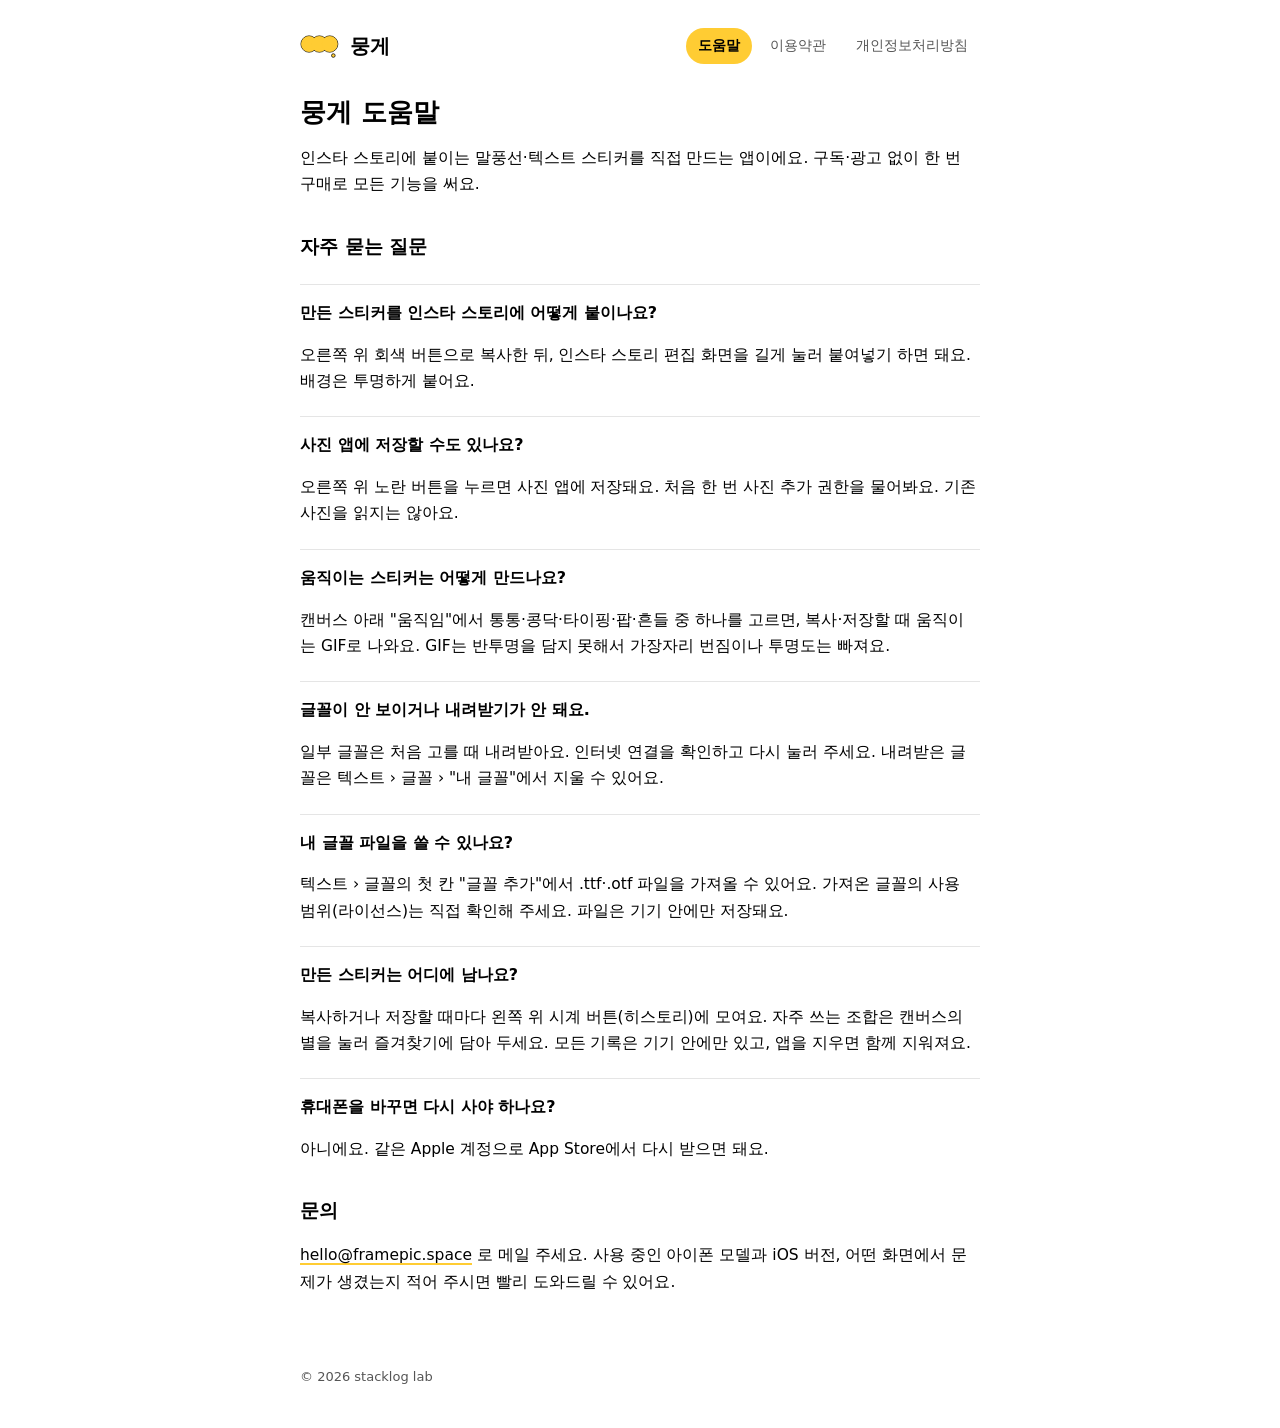
<file: index.html>
<!doctype html>
<html lang="ko"><head><meta charset="utf-8"><meta name="viewport" content="width=device-width,initial-scale=1">
<title>뭉게 도움말</title><link rel="stylesheet" href="style.css"></head>
<body><header><a class="brand" href="index.html"><svg viewBox="0 0 132 81" aria-hidden="true"><g fill="#FFCC33" stroke="#000000" stroke-width="2.4"><circle cx="30" cy="34" r="27"/><circle cx="64" cy="34" r="27"/><circle cx="98" cy="34" r="27"/><circle cx="110" cy="72" r="6"/></g><g fill="#FFCC33"><circle cx="30" cy="34" r="25.8"/><circle cx="64" cy="34" r="25.8"/><circle cx="98" cy="34" r="25.8"/></g></svg>뭉게</a><nav><a href="index.html" aria-current="page">도움말</a><a href="terms.html">이용약관</a><a href="privacy.html">개인정보처리방침</a></nav></header>
<main><h1>뭉게 도움말</h1>
<p>인스타 스토리에 붙이는 말풍선·텍스트 스티커를 직접 만드는 앱이에요. 구독·광고 없이 한 번 구매로 모든 기능을 써요.</p>
<h2>자주 묻는 질문</h2>
<section class="qa">
<h3>만든 스티커를 인스타 스토리에 어떻게 붙이나요?</h3>
<p>오른쪽 위 회색 버튼으로 복사한 뒤, 인스타 스토리 편집 화면을 길게 눌러 붙여넣기 하면 돼요. 배경은 투명하게 붙어요.</p>
<h3>사진 앱에 저장할 수도 있나요?</h3>
<p>오른쪽 위 노란 버튼을 누르면 사진 앱에 저장돼요. 처음 한 번 사진 추가 권한을 물어봐요. 기존 사진을 읽지는 않아요.</p>
<h3>움직이는 스티커는 어떻게 만드나요?</h3>
<p>캔버스 아래 &quot;움직임&quot;에서 통통·콩닥·타이핑·팝·흔들 중 하나를 고르면, 복사·저장할 때 움직이는 GIF로 나와요. GIF는 반투명을 담지 못해서 가장자리 번짐이나 투명도는 빠져요.</p>
<h3>글꼴이 안 보이거나 내려받기가 안 돼요.</h3>
<p>일부 글꼴은 처음 고를 때 내려받아요. 인터넷 연결을 확인하고 다시 눌러 주세요. 내려받은 글꼴은 텍스트 › 글꼴 › &quot;내 글꼴&quot;에서 지울 수 있어요.</p>
<h3>내 글꼴 파일을 쓸 수 있나요?</h3>
<p>텍스트 › 글꼴의 첫 칸 &quot;글꼴 추가&quot;에서 .ttf·.otf 파일을 가져올 수 있어요. 가져온 글꼴의 사용 범위(라이선스)는 직접 확인해 주세요. 파일은 기기 안에만 저장돼요.</p>
<h3>만든 스티커는 어디에 남나요?</h3>
<p>복사하거나 저장할 때마다 왼쪽 위 시계 버튼(히스토리)에 모여요. 자주 쓰는 조합은 캔버스의 별을 눌러 즐겨찾기에 담아 두세요. 모든 기록은 기기 안에만 있고, 앱을 지우면 함께 지워져요.</p>
<h3>휴대폰을 바꾸면 다시 사야 하나요?</h3>
<p>아니에요. 같은 Apple 계정으로 App Store에서 다시 받으면 돼요.</p>
</section>
<h2>문의</h2>
<p><a href="mailto:hello@framepic.space">hello@framepic.space</a> 로 메일 주세요. 사용 중인 아이폰 모델과 iOS 버전, 어떤 화면에서 문제가 생겼는지 적어 주시면 빨리 도와드릴 수 있어요.</p></main><footer>© 2026 stacklog lab</footer></body></html>
</file>
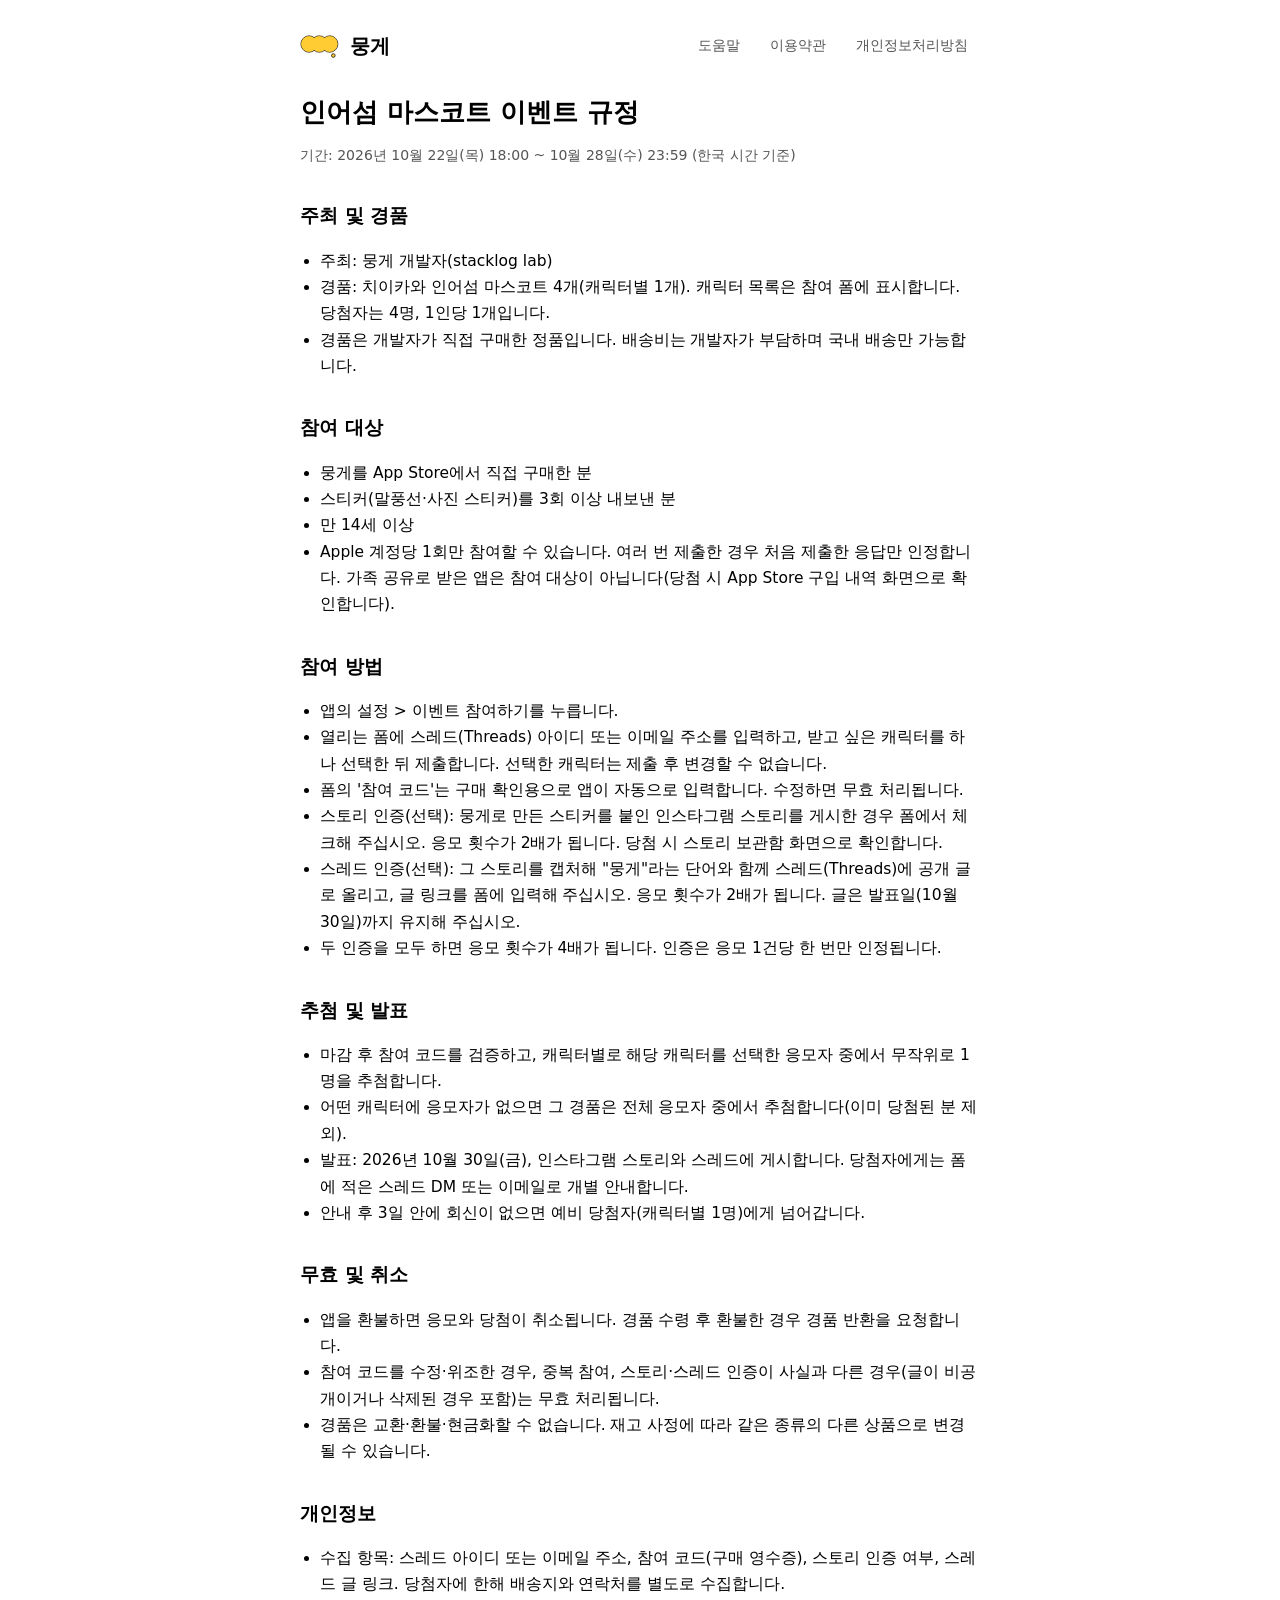
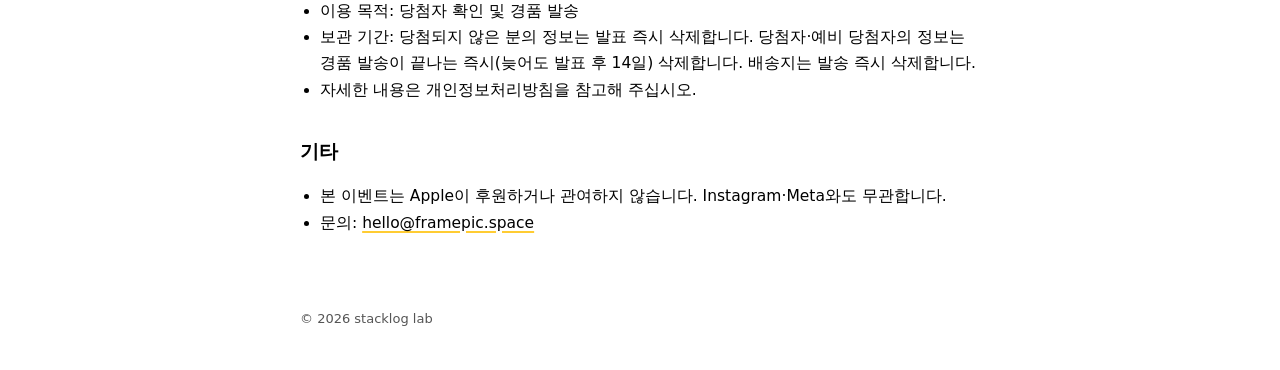
<file: event.html>
<!doctype html>
<html lang="ko"><head><meta charset="utf-8"><meta name="viewport" content="width=device-width,initial-scale=1">
<title>인어섬 마스코트 이벤트 규정</title><link rel="stylesheet" href="style.css"></head>
<body><header><a class="brand" href="index.html"><svg viewBox="0 0 132 81" aria-hidden="true"><g fill="#FFCC33" stroke="#000000" stroke-width="2.4"><circle cx="30" cy="34" r="27"/><circle cx="64" cy="34" r="27"/><circle cx="98" cy="34" r="27"/><circle cx="110" cy="72" r="6"/></g><g fill="#FFCC33"><circle cx="30" cy="34" r="25.8"/><circle cx="64" cy="34" r="25.8"/><circle cx="98" cy="34" r="25.8"/></g></svg>뭉게</a><nav><a href="index.html">도움말</a><a href="terms.html">이용약관</a><a href="privacy.html">개인정보처리방침</a></nav></header>
<main><h1>인어섬 마스코트 이벤트 규정</h1>
<p class="date">기간: 2026년 10월 22일(목) 18:00 ~ 10월 28일(수) 23:59 (한국 시간 기준)</p>
<h2>주최 및 경품</h2>
<ul>
<li>주최: 뭉게 개발자(stacklog lab)</li>
<li>경품: 치이카와 인어섬 마스코트 4개(캐릭터별 1개). 캐릭터 목록은 참여 폼에 표시합니다. 당첨자는 4명, 1인당 1개입니다.</li>
<li>경품은 개발자가 직접 구매한 정품입니다. 배송비는 개발자가 부담하며 국내 배송만 가능합니다.</li>
</ul>
<h2>참여 대상</h2>
<ul>
<li>뭉게를 App Store에서 직접 구매한 분</li>
<li>스티커(말풍선·사진 스티커)를 3회 이상 내보낸 분</li>
<li>만 14세 이상</li>
<li>Apple 계정당 1회만 참여할 수 있습니다. 여러 번 제출한 경우 처음 제출한 응답만 인정합니다. 가족 공유로 받은 앱은 참여 대상이 아닙니다(당첨 시 App Store 구입 내역 화면으로 확인합니다).</li>
</ul>
<h2>참여 방법</h2>
<ul>
<li>앱의 설정 &gt; 이벤트 참여하기를 누릅니다.</li>
<li>열리는 폼에 스레드(Threads) 아이디 또는 이메일 주소를 입력하고, 받고 싶은 캐릭터를 하나 선택한 뒤 제출합니다. 선택한 캐릭터는 제출 후 변경할 수 없습니다.</li>
<li>폼의 &#x27;참여 코드&#x27;는 구매 확인용으로 앱이 자동으로 입력합니다. 수정하면 무효 처리됩니다.</li>
<li>스토리 인증(선택): 뭉게로 만든 스티커를 붙인 인스타그램 스토리를 게시한 경우 폼에서 체크해 주십시오. 응모 횟수가 2배가 됩니다. 당첨 시 스토리 보관함 화면으로 확인합니다.</li>
<li>스레드 인증(선택): 그 스토리를 캡처해 &quot;뭉게&quot;라는 단어와 함께 스레드(Threads)에 공개 글로 올리고, 글 링크를 폼에 입력해 주십시오. 응모 횟수가 2배가 됩니다. 글은 발표일(10월 30일)까지 유지해 주십시오.</li>
<li>두 인증을 모두 하면 응모 횟수가 4배가 됩니다. 인증은 응모 1건당 한 번만 인정됩니다.</li>
</ul>
<h2>추첨 및 발표</h2>
<ul>
<li>마감 후 참여 코드를 검증하고, 캐릭터별로 해당 캐릭터를 선택한 응모자 중에서 무작위로 1명을 추첨합니다.</li>
<li>어떤 캐릭터에 응모자가 없으면 그 경품은 전체 응모자 중에서 추첨합니다(이미 당첨된 분 제외).</li>
<li>발표: 2026년 10월 30일(금), 인스타그램 스토리와 스레드에 게시합니다. 당첨자에게는 폼에 적은 스레드 DM 또는 이메일로 개별 안내합니다.</li>
<li>안내 후 3일 안에 회신이 없으면 예비 당첨자(캐릭터별 1명)에게 넘어갑니다.</li>
</ul>
<h2>무효 및 취소</h2>
<ul>
<li>앱을 환불하면 응모와 당첨이 취소됩니다. 경품 수령 후 환불한 경우 경품 반환을 요청합니다.</li>
<li>참여 코드를 수정·위조한 경우, 중복 참여, 스토리·스레드 인증이 사실과 다른 경우(글이 비공개이거나 삭제된 경우 포함)는 무효 처리됩니다.</li>
<li>경품은 교환·환불·현금화할 수 없습니다. 재고 사정에 따라 같은 종류의 다른 상품으로 변경될 수 있습니다.</li>
</ul>
<h2>개인정보</h2>
<ul>
<li>수집 항목: 스레드 아이디 또는 이메일 주소, 참여 코드(구매 영수증), 스토리 인증 여부, 스레드 글 링크. 당첨자에 한해 배송지와 연락처를 별도로 수집합니다.</li>
<li>이용 목적: 당첨자 확인 및 경품 발송</li>
<li>보관 기간: 당첨되지 않은 분의 정보는 발표 즉시 삭제합니다. 당첨자·예비 당첨자의 정보는 경품 발송이 끝나는 즉시(늦어도 발표 후 14일) 삭제합니다. 배송지는 발송 즉시 삭제합니다.</li>
<li>자세한 내용은 개인정보처리방침을 참고해 주십시오.</li>
</ul>
<h2>기타</h2>
<ul>
<li>본 이벤트는 Apple이 후원하거나 관여하지 않습니다. Instagram·Meta와도 무관합니다.</li>
<li>문의: <a href="mailto:hello@framepic.space">hello@framepic.space</a></li>
</ul></main><footer>© 2026 stacklog lab</footer></body></html>
</file>
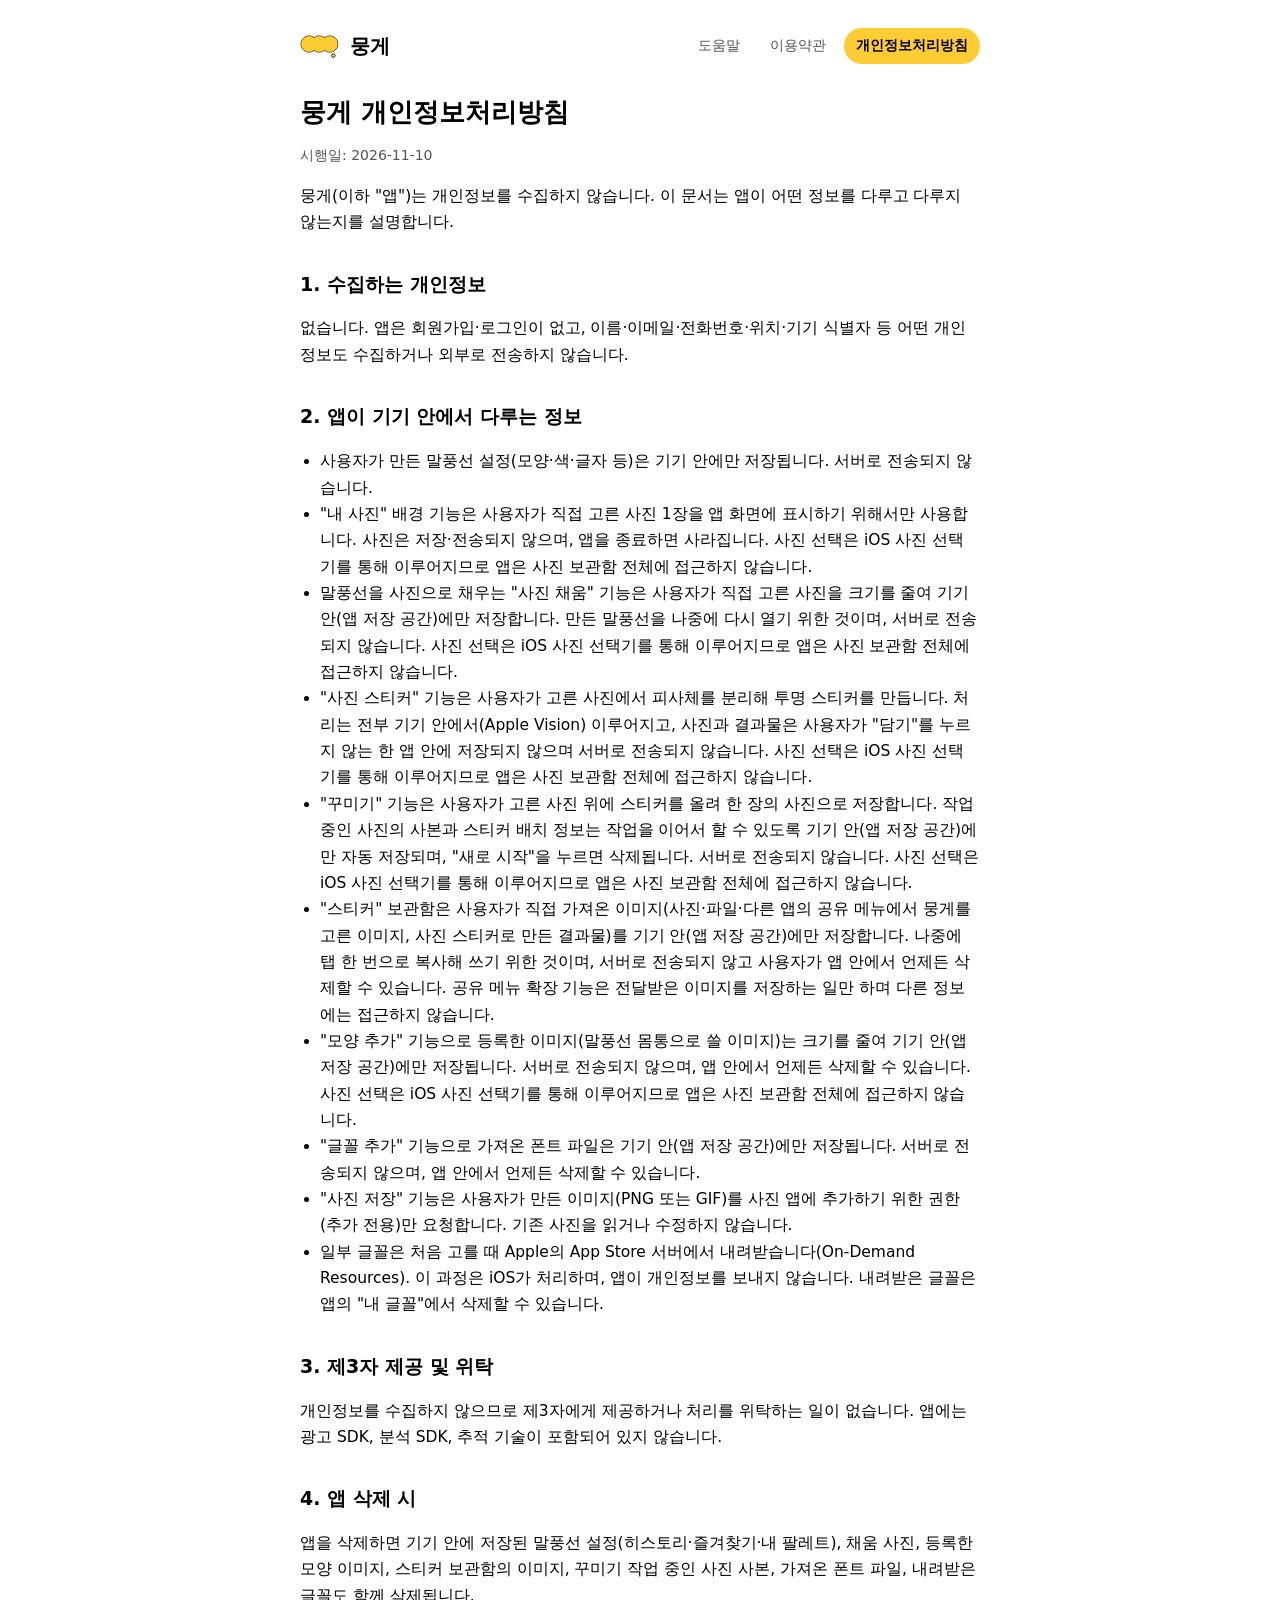
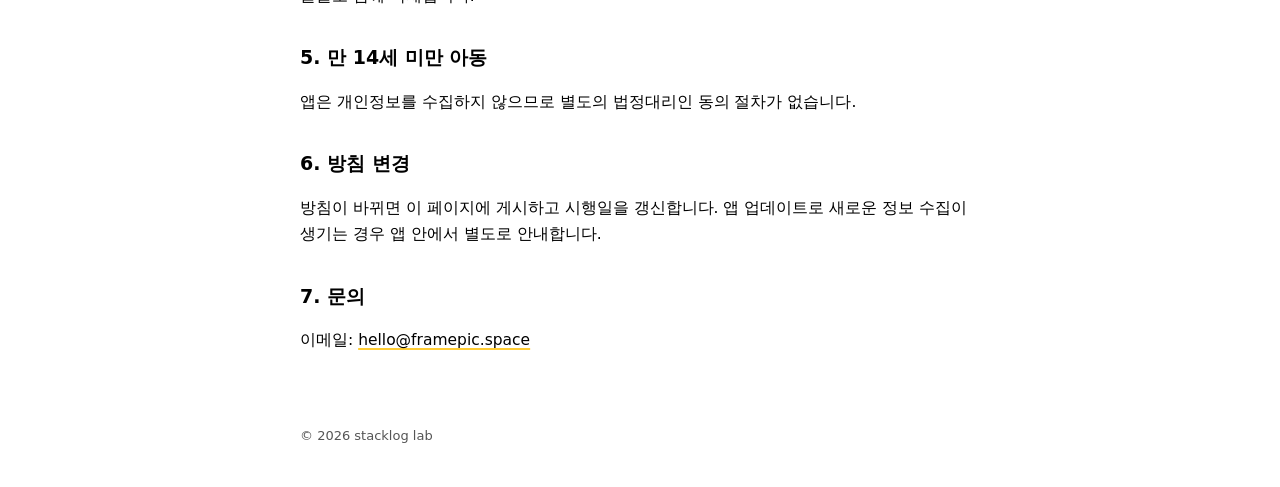
<file: privacy.html>
<!doctype html>
<html lang="ko"><head><meta charset="utf-8"><meta name="viewport" content="width=device-width,initial-scale=1">
<title>뭉게 개인정보처리방침</title><link rel="stylesheet" href="style.css"></head>
<body><header><a class="brand" href="index.html"><svg viewBox="0 0 132 81" aria-hidden="true"><g fill="#FFCC33" stroke="#000000" stroke-width="2.4"><circle cx="30" cy="34" r="27"/><circle cx="64" cy="34" r="27"/><circle cx="98" cy="34" r="27"/><circle cx="110" cy="72" r="6"/></g><g fill="#FFCC33"><circle cx="30" cy="34" r="25.8"/><circle cx="64" cy="34" r="25.8"/><circle cx="98" cy="34" r="25.8"/></g></svg>뭉게</a><nav><a href="index.html">도움말</a><a href="terms.html">이용약관</a><a href="privacy.html" aria-current="page">개인정보처리방침</a></nav></header>
<main><h1>뭉게 개인정보처리방침</h1>
<p class="date">시행일: 2026-11-10</p>
<p>뭉게(이하 &quot;앱&quot;)는 개인정보를 수집하지 않습니다. 이 문서는 앱이 어떤 정보를 다루고 다루지 않는지를 설명합니다.</p>
<h2>1. 수집하는 개인정보</h2>
<p>없습니다. 앱은 회원가입·로그인이 없고, 이름·이메일·전화번호·위치·기기 식별자 등 어떤 개인정보도 수집하거나 외부로 전송하지 않습니다.</p>
<h2>2. 앱이 기기 안에서 다루는 정보</h2>
<ul>
<li>사용자가 만든 말풍선 설정(모양·색·글자 등)은 기기 안에만 저장됩니다. 서버로 전송되지 않습니다.</li>
<li>&quot;내 사진&quot; 배경 기능은 사용자가 직접 고른 사진 1장을 앱 화면에 표시하기 위해서만 사용합니다. 사진은 저장·전송되지 않으며, 앱을 종료하면 사라집니다. 사진 선택은 iOS 사진 선택기를 통해 이루어지므로 앱은 사진 보관함 전체에 접근하지 않습니다.</li>
<li>말풍선을 사진으로 채우는 &quot;사진 채움&quot; 기능은 사용자가 직접 고른 사진을 크기를 줄여 기기 안(앱 저장 공간)에만 저장합니다. 만든 말풍선을 나중에 다시 열기 위한 것이며, 서버로 전송되지 않습니다. 사진 선택은 iOS 사진 선택기를 통해 이루어지므로 앱은 사진 보관함 전체에 접근하지 않습니다.</li>
<li>&quot;사진 스티커&quot; 기능은 사용자가 고른 사진에서 피사체를 분리해 투명 스티커를 만듭니다. 처리는 전부 기기 안에서(Apple Vision) 이루어지고, 사진과 결과물은 사용자가 &quot;담기&quot;를 누르지 않는 한 앱 안에 저장되지 않으며 서버로 전송되지 않습니다. 사진 선택은 iOS 사진 선택기를 통해 이루어지므로 앱은 사진 보관함 전체에 접근하지 않습니다.</li>
<li>&quot;꾸미기&quot; 기능은 사용자가 고른 사진 위에 스티커를 올려 한 장의 사진으로 저장합니다. 작업 중인 사진의 사본과 스티커 배치 정보는 작업을 이어서 할 수 있도록 기기 안(앱 저장 공간)에만 자동 저장되며, &quot;새로 시작&quot;을 누르면 삭제됩니다. 서버로 전송되지 않습니다. 사진 선택은 iOS 사진 선택기를 통해 이루어지므로 앱은 사진 보관함 전체에 접근하지 않습니다.</li>
<li>&quot;스티커&quot; 보관함은 사용자가 직접 가져온 이미지(사진·파일·다른 앱의 공유 메뉴에서 뭉게를 고른 이미지, 사진 스티커로 만든 결과물)를 기기 안(앱 저장 공간)에만 저장합니다. 나중에 탭 한 번으로 복사해 쓰기 위한 것이며, 서버로 전송되지 않고 사용자가 앱 안에서 언제든 삭제할 수 있습니다. 공유 메뉴 확장 기능은 전달받은 이미지를 저장하는 일만 하며 다른 정보에는 접근하지 않습니다.</li>
<li>&quot;모양 추가&quot; 기능으로 등록한 이미지(말풍선 몸통으로 쓸 이미지)는 크기를 줄여 기기 안(앱 저장 공간)에만 저장됩니다. 서버로 전송되지 않으며, 앱 안에서 언제든 삭제할 수 있습니다. 사진 선택은 iOS 사진 선택기를 통해 이루어지므로 앱은 사진 보관함 전체에 접근하지 않습니다.</li>
<li>&quot;글꼴 추가&quot; 기능으로 가져온 폰트 파일은 기기 안(앱 저장 공간)에만 저장됩니다. 서버로 전송되지 않으며, 앱 안에서 언제든 삭제할 수 있습니다.</li>
<li>&quot;사진 저장&quot; 기능은 사용자가 만든 이미지(PNG 또는 GIF)를 사진 앱에 추가하기 위한 권한(추가 전용)만 요청합니다. 기존 사진을 읽거나 수정하지 않습니다.</li>
<li>일부 글꼴은 처음 고를 때 Apple의 App Store 서버에서 내려받습니다(On-Demand Resources). 이 과정은 iOS가 처리하며, 앱이 개인정보를 보내지 않습니다. 내려받은 글꼴은 앱의 &quot;내 글꼴&quot;에서 삭제할 수 있습니다.</li>
</ul>
<h2>3. 제3자 제공 및 위탁</h2>
<p>개인정보를 수집하지 않으므로 제3자에게 제공하거나 처리를 위탁하는 일이 없습니다. 앱에는 광고 SDK, 분석 SDK, 추적 기술이 포함되어 있지 않습니다.</p>
<h2>4. 앱 삭제 시</h2>
<p>앱을 삭제하면 기기 안에 저장된 말풍선 설정(히스토리·즐겨찾기·내 팔레트), 채움 사진, 등록한 모양 이미지, 스티커 보관함의 이미지, 꾸미기 작업 중인 사진 사본, 가져온 폰트 파일, 내려받은 글꼴도 함께 삭제됩니다.</p>
<h2>5. 만 14세 미만 아동</h2>
<p>앱은 개인정보를 수집하지 않으므로 별도의 법정대리인 동의 절차가 없습니다.</p>
<h2>6. 방침 변경</h2>
<p>방침이 바뀌면 이 페이지에 게시하고 시행일을 갱신합니다. 앱 업데이트로 새로운 정보 수집이 생기는 경우 앱 안에서 별도로 안내합니다.</p>
<h2>7. 문의</h2>
<p>이메일: <a href="mailto:hello@framepic.space">hello@framepic.space</a></p></main><footer>© 2026 stacklog lab</footer></body></html>
</file>
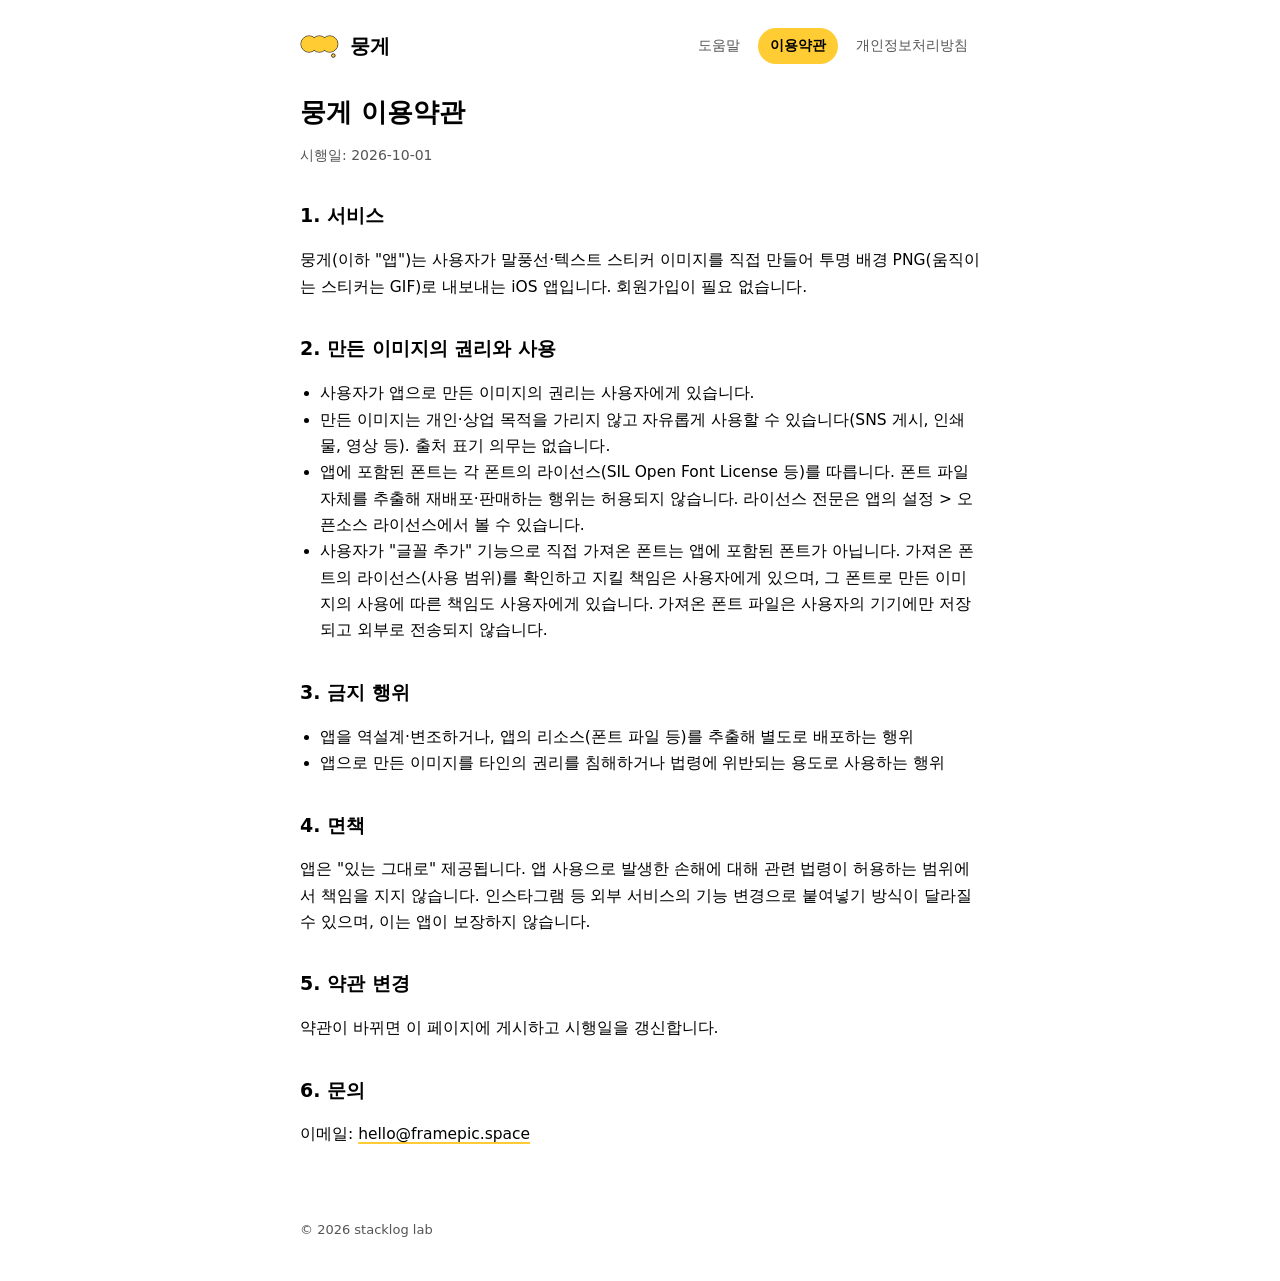
<file: terms.html>
<!doctype html>
<html lang="ko"><head><meta charset="utf-8"><meta name="viewport" content="width=device-width,initial-scale=1">
<title>뭉게 이용약관</title><link rel="stylesheet" href="style.css"></head>
<body><header><a class="brand" href="index.html"><svg viewBox="0 0 132 81" aria-hidden="true"><g fill="#FFCC33" stroke="#000000" stroke-width="2.4"><circle cx="30" cy="34" r="27"/><circle cx="64" cy="34" r="27"/><circle cx="98" cy="34" r="27"/><circle cx="110" cy="72" r="6"/></g><g fill="#FFCC33"><circle cx="30" cy="34" r="25.8"/><circle cx="64" cy="34" r="25.8"/><circle cx="98" cy="34" r="25.8"/></g></svg>뭉게</a><nav><a href="index.html">도움말</a><a href="terms.html" aria-current="page">이용약관</a><a href="privacy.html">개인정보처리방침</a></nav></header>
<main><h1>뭉게 이용약관</h1>
<p class="date">시행일: 2026-10-01</p>
<h2>1. 서비스</h2>
<p>뭉게(이하 &quot;앱&quot;)는 사용자가 말풍선·텍스트 스티커 이미지를 직접 만들어 투명 배경 PNG(움직이는 스티커는 GIF)로 내보내는 iOS 앱입니다. 회원가입이 필요 없습니다.</p>
<h2>2. 만든 이미지의 권리와 사용</h2>
<ul>
<li>사용자가 앱으로 만든 이미지의 권리는 사용자에게 있습니다.</li>
<li>만든 이미지는 개인·상업 목적을 가리지 않고 자유롭게 사용할 수 있습니다(SNS 게시, 인쇄물, 영상 등). 출처 표기 의무는 없습니다.</li>
<li>앱에 포함된 폰트는 각 폰트의 라이선스(SIL Open Font License 등)를 따릅니다. 폰트 파일 자체를 추출해 재배포·판매하는 행위는 허용되지 않습니다. 라이선스 전문은 앱의 설정 &gt; 오픈소스 라이선스에서 볼 수 있습니다.</li>
<li>사용자가 &quot;글꼴 추가&quot; 기능으로 직접 가져온 폰트는 앱에 포함된 폰트가 아닙니다. 가져온 폰트의 라이선스(사용 범위)를 확인하고 지킬 책임은 사용자에게 있으며, 그 폰트로 만든 이미지의 사용에 따른 책임도 사용자에게 있습니다. 가져온 폰트 파일은 사용자의 기기에만 저장되고 외부로 전송되지 않습니다.</li>
</ul>
<h2>3. 금지 행위</h2>
<ul>
<li>앱을 역설계·변조하거나, 앱의 리소스(폰트 파일 등)를 추출해 별도로 배포하는 행위</li>
<li>앱으로 만든 이미지를 타인의 권리를 침해하거나 법령에 위반되는 용도로 사용하는 행위</li>
</ul>
<h2>4. 면책</h2>
<p>앱은 &quot;있는 그대로&quot; 제공됩니다. 앱 사용으로 발생한 손해에 대해 관련 법령이 허용하는 범위에서 책임을 지지 않습니다. 인스타그램 등 외부 서비스의 기능 변경으로 붙여넣기 방식이 달라질 수 있으며, 이는 앱이 보장하지 않습니다.</p>
<h2>5. 약관 변경</h2>
<p>약관이 바뀌면 이 페이지에 게시하고 시행일을 갱신합니다.</p>
<h2>6. 문의</h2>
<p>이메일: <a href="mailto:hello@framepic.space">hello@framepic.space</a></p></main><footer>© 2026 stacklog lab</footer></body></html>
</file>
<file: style.css>
:root{--bg:#FFFFFF;--card:#FFFFFF;--ink:#000000;--muted:#555555;--line:rgba(0,0,0,.10);--accent:#FFCC33;--accent-ink:#000000;color-scheme:light;
--font:-apple-system,BlinkMacSystemFont,"Apple SD Gothic Neo","Pretendard","Noto Sans KR",system-ui,sans-serif}
*{box-sizing:border-box}body{margin:0;background:var(--bg);color:var(--ink);font-family:var(--font);line-height:1.7;-webkit-text-size-adjust:100%}
header{max-width:720px;margin:0 auto;padding:28px 20px 8px;display:flex;align-items:center;gap:12px;flex-wrap:wrap}
.brand{display:flex;align-items:center;gap:10px;font-weight:800;font-size:20px;color:var(--ink);text-decoration:none}
.brand svg{width:40px;height:26px}
nav{margin-left:auto;display:flex;gap:6px;flex-wrap:wrap}
nav a{padding:6px 12px;border-radius:999px;color:var(--muted);text-decoration:none;font-size:14px}
nav a[aria-current]{background:var(--accent);color:var(--accent-ink);font-weight:700}
main{max-width:720px;margin:0 auto;padding:8px 20px 56px}
h1{font-size:26px;line-height:1.3;margin:16px 0 8px}h2{font-size:19px;margin:32px 0 8px}h3{font-size:16px;margin:22px 0 4px}
p,li{font-size:15.5px}ul{padding-left:20px}.date{color:var(--muted);font-size:14px}
section.qa h3{padding-top:14px;border-top:1px solid var(--line)}
a{color:inherit;text-decoration-color:var(--accent);text-decoration-thickness:2px;text-underline-offset:3px}
footer{max-width:720px;margin:0 auto;padding:0 20px 40px;color:var(--muted);font-size:13px}
</file>
